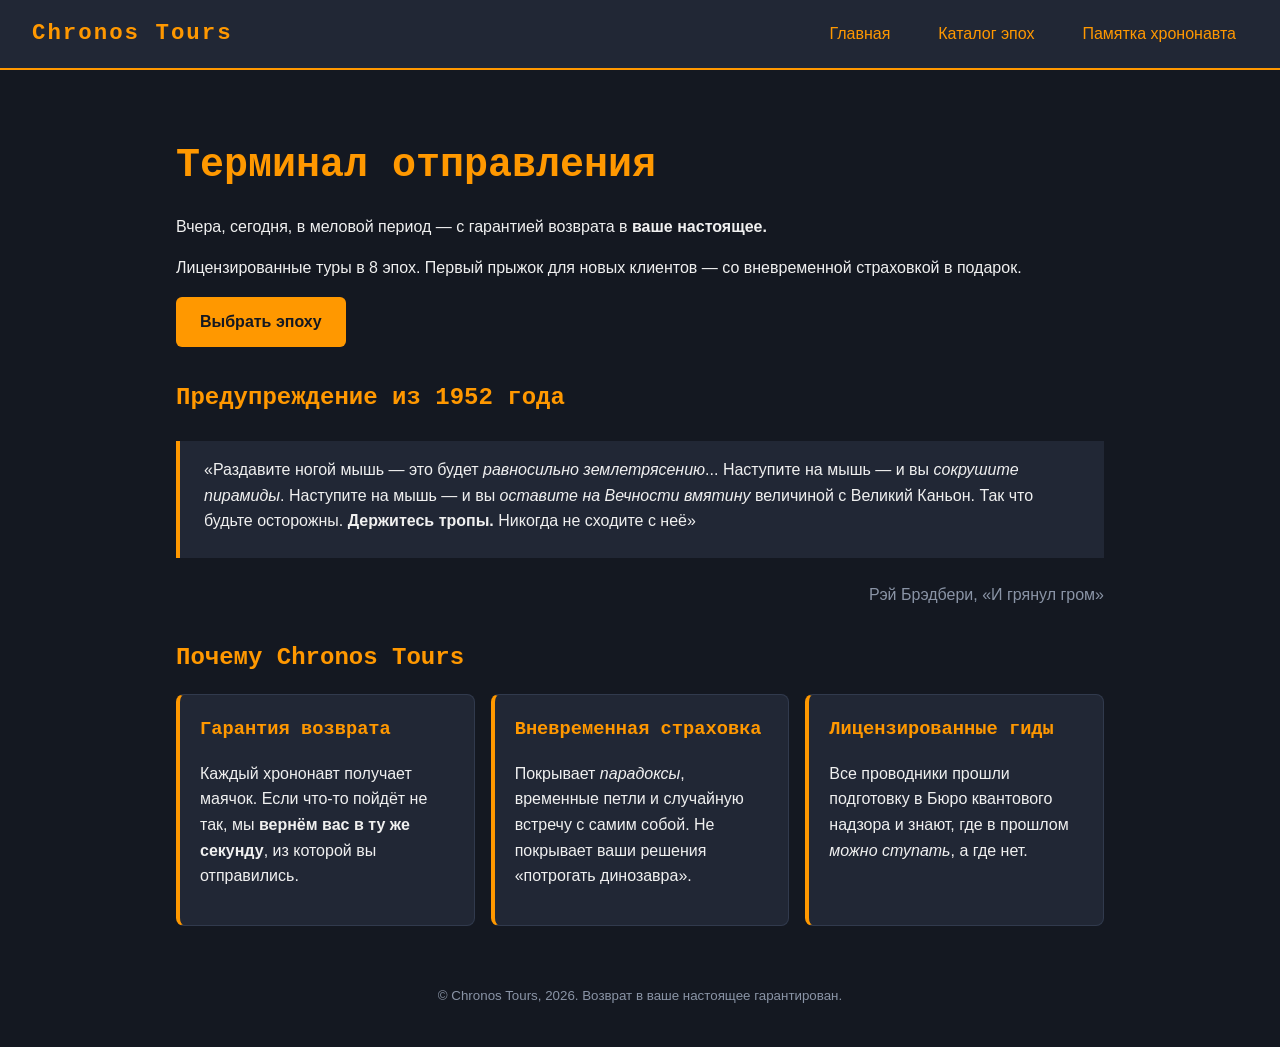
<file: lab2/index.html>
<!DOCTYPE html>
<html lang="ru">

    <head>
        <meta charset="UTF-8">
        <meta name="viewport" content="width=device-width, initial-scale=1.0">
        <title>Chronos Tours — Терминал отправления</title>
        <link rel="stylesheet" href="style.css">
    </head>
    
    <body>  
        <header>
            <a href="index.html">Chronos Tours</a>
            <nav id="timeline-nav">
                <ul>
                    <li><a href="index.html" class="nav-link">Главная</a></li>
                    <li><a href="tours.html" class="nav-link">Каталог эпох</a></li>
                    <li><a href="safety.html" class="nav-link">Памятка хрононавта</a></li>
                </ul>
            </nav>
        </header>
        <main id="main-terminal">
            <section>
                <h1>Терминал отправления</h1>
                <p>Вчера, сегодня, в меловой период — с гарантией возврата в <strong>ваше настоящее.</strong></p>
                <p>Лицензированные туры в 8 эпох. Первый прыжок для новых клиентов — со вневременной страховкой в подарок.</p>
                <a href="tours.html" class="button">Выбрать эпоху</a>
            </section>
            <section>
                <h2>Предупреждение из 1952 года</h2>
                <blockquote>
                    <p>«Раздавите ногой мышь — это будет <em>равносильно землетрясению</em>... Наступите на мышь — и вы <em>сокрушите пирамиды</em>. Наступите на мышь — и вы <em>оставите на Вечности вмятину</em> величиной с Великий Каньон. Так что будьте осторожны. <strong>Держитесь тропы.</strong> Никогда не сходите с неё»</p>
                </blockquote>
                <cite>Рэй Брэдбери, «И грянул гром»</cite>
            </section>
            <section>
                <h2>Почему Chronos Tours</h2>
                <div class="cards">
                    <div class="card">
                        <h3>Гарантия возврата</h3>
                        <p>Каждый хрононавт получает маячок. Если что-то пойдёт не так, мы <strong>вернём вас в ту же секунду</strong>, из которой вы отправились.</p>
                    </div>
                    <div class="card">
                        <h3>Вневременная страховка</h3>
                        <p>Покрывает <em>парадоксы</em>, временные петли и случайную встречу с самим собой. Не покрывает ваши решения «потрогать динозавра».</p>
                    </div>
                    <div class="card">
                        <h3>Лицензированные гиды</h3>
                        <p>Все проводники прошли подготовку в Бюро квантового надзора и знают, где в прошлом <em>можно ступать</em>, а где нет.</p>
                    </div>
                </div>
            </section>
        </main>
        <footer>
            <p><small>© Chronos Tours, 2026. Возврат в ваше настоящее гарантирован.</small></p>
        </footer>
    </body>

</html>
</file>
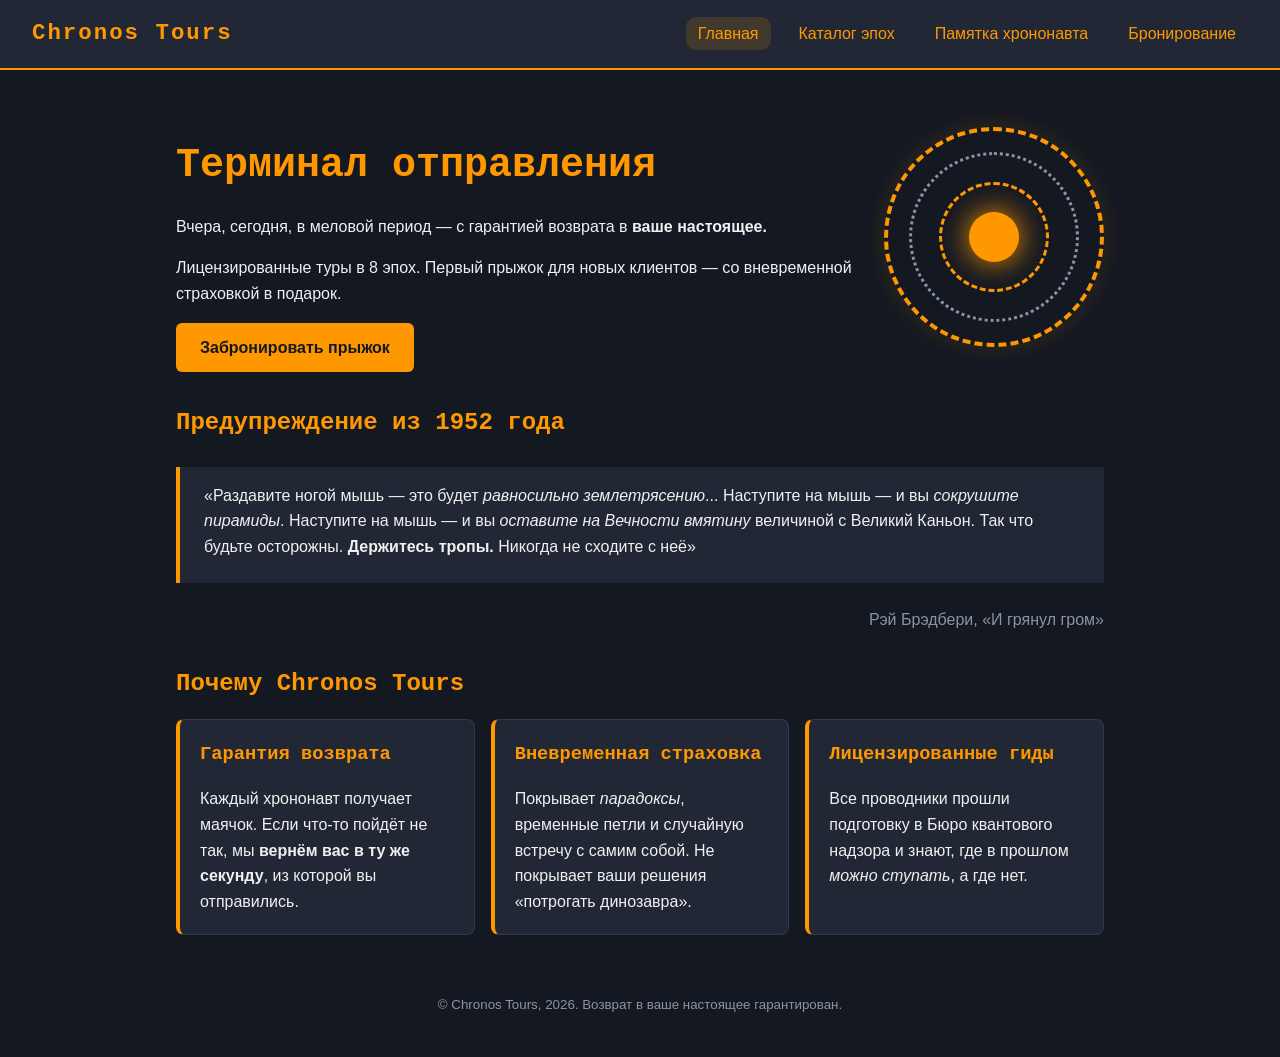
<file: lab4/index.html>
<!DOCTYPE html>
<html lang="ru">

    <head>
        <meta charset="UTF-8">
        <meta name="viewport" content="width=device-width, initial-scale=1.0">
        <title>Chronos Tours — Терминал отправления</title>
        <link rel="stylesheet" href="style.css">
    </head>

    <body>
        <header class="header">
            <a href="index.html" class="header__logo">Chronos Tours</a>
            <nav class="nav">
                <ul class="nav__list">
                    <li><a href="index.html" class="nav__link nav__link--active">Главная</a></li>
                    <li><a href="tours.html" class="nav__link">Каталог эпох</a></li>
                    <li><a href="safety.html" class="nav__link">Памятка хрононавта</a></li>
                    <li><a href="booking.html" class="nav__link">Бронирование</a></li>
                </ul>
            </nav>
        </header>
        <main class="main">
            <section class="hero">
                <div class="hero__content">
                    <h1>Терминал отправления</h1>
                    <p>Вчера, сегодня, в меловой период — с гарантией возврата в <strong>ваше настоящее.</strong></p>
                    <p>Лицензированные туры в 8 эпох. Первый прыжок для новых клиентов — со вневременной страховкой в подарок.</p>
                    <a href="booking.html" class="button">Забронировать прыжок</a>
                </div>
                <div class="portal">
                    <div class="portal__ring portal__ring--outer"></div>
                    <div class="portal__ring portal__ring--middle"></div>
                    <div class="portal__ring portal__ring--inner"></div>
                    <div class="portal__core"></div>
                </div>
            </section>
            <section>
                <h2>Предупреждение из 1952 года</h2>
                <blockquote class="quote">
                    <p class="quote__text">«Раздавите ногой мышь — это будет <em>равносильно землетрясению</em>... Наступите на мышь — и вы <em>сокрушите пирамиды</em>. Наступите на мышь — и вы <em>оставите на Вечности вмятину</em> величиной с Великий Каньон. Так что будьте осторожны. <strong>Держитесь тропы.</strong> Никогда не сходите с неё»</p>
                </blockquote>
                <cite class="quote__author">Рэй Брэдбери, «И грянул гром»</cite>
            </section>
            <section>
                <h2>Почему Chronos Tours</h2>
                <div class="cards">
                    <div class="card">
                        <h3 class="card__title">Гарантия возврата</h3>
                        <p class="card__text">Каждый хрононавт получает маячок. Если что-то пойдёт не так, мы <strong>вернём вас в ту же секунду</strong>, из которой вы отправились.</p>
                    </div>
                    <div class="card">
                        <h3 class="card__title">Вневременная страховка</h3>
                        <p class="card__text">Покрывает <em>парадоксы</em>, временные петли и случайную встречу с самим собой. Не покрывает ваши решения «потрогать динозавра».</p>
                    </div>
                    <div class="card">
                        <h3 class="card__title">Лицензированные гиды</h3>
                        <p class="card__text">Все проводники прошли подготовку в Бюро квантового надзора и знают, где в прошлом <em>можно ступать</em>, а где нет.</p>
                    </div>
                </div>
            </section>
        </main>
        <footer class="footer">
            <p><small>© Chronos Tours, 2026. Возврат в ваше настоящее гарантирован.</small></p>
        </footer>
    </body>

</html>
</file>
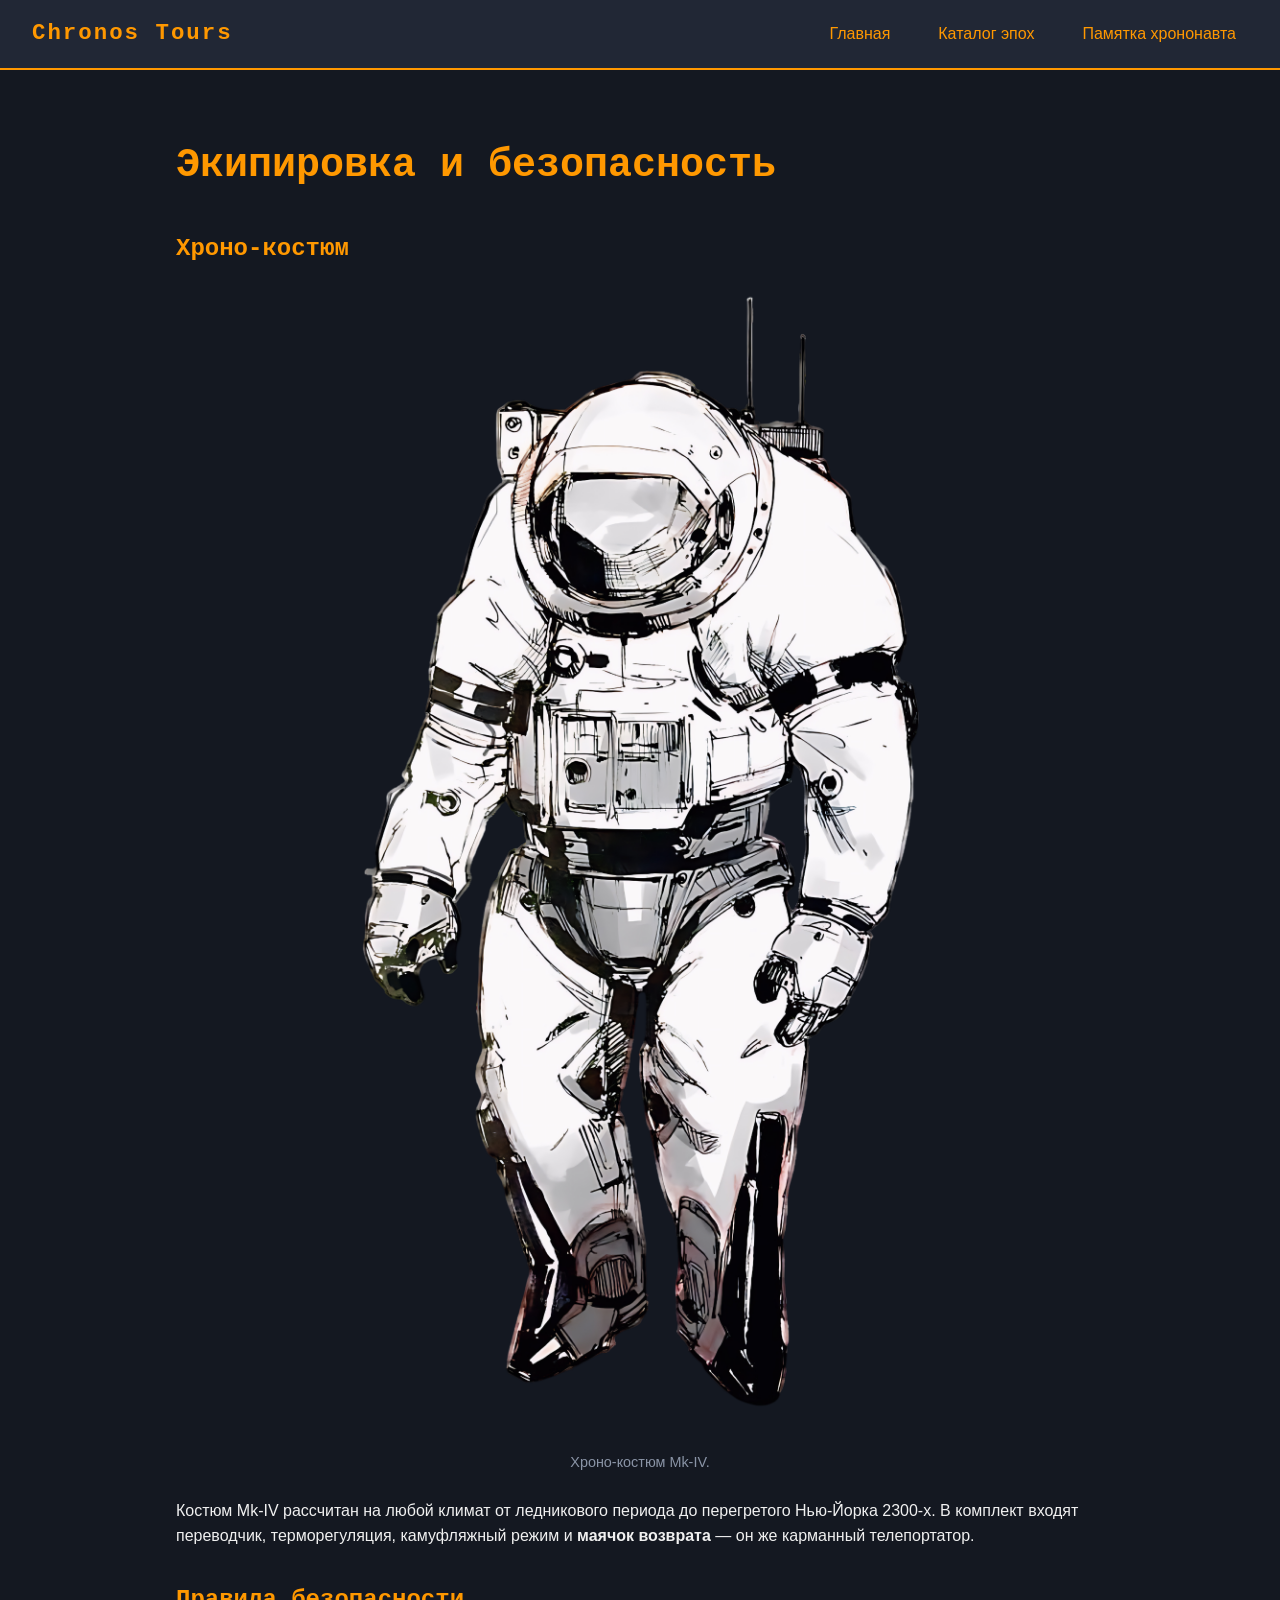
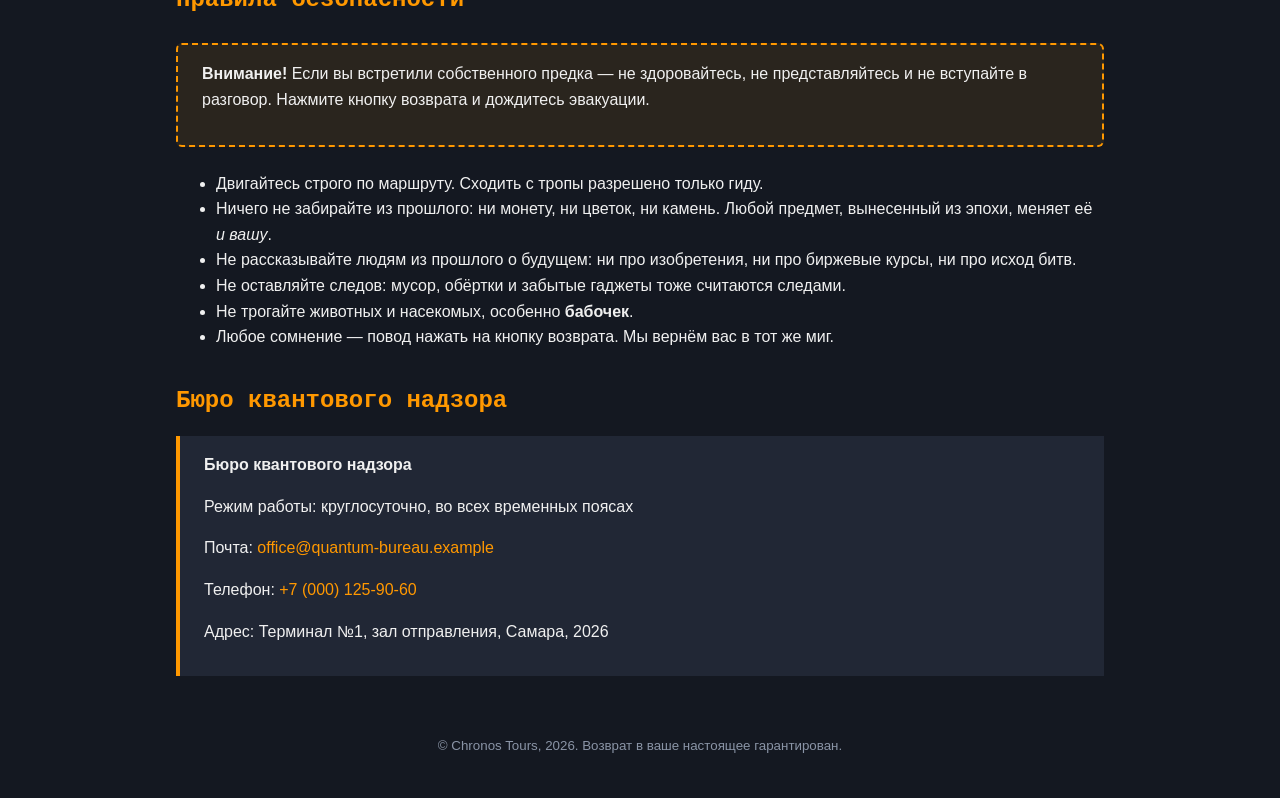
<file: lab2/safety.html>
<!DOCTYPE html>
<html lang="ru">

    <head>
        <meta charset="UTF-8">
        <meta name="viewport" content="width=device-width, initial-scale=1.0">
        <title>Chronos Tours — Экипировка и безопасность</title>
        <link rel="stylesheet" href="style.css">
    </head>
    
    <body>  
        <header>
            <a href="index.html">Chronos Tours</a>
            <nav id="timeline-nav">
                <ul>
                    <li><a href="index.html" class="nav-link">Главная</a></li>
                    <li><a href="tours.html" class="nav-link">Каталог эпох</a></li>
                    <li><a href="safety.html" class="nav-link">Памятка хрононавта</a></li>
                </ul>
            </nav>
        </header>
        <main id="main-terminal">
            <h1>Экипировка и безопасность</h1>
            <section>
                <h2>Хроно-костюм</h2>
                <figure>
                    <img src="resources/images/suit.png" alt="Концепт хроно-костюма с нагрудным телепортатором">
                    <figcaption>Хроно-костюм Mk-IV.</figcaption>
                </figure>
                <p>Костюм Mk-IV рассчитан на любой климат от ледникового периода до перегретого Нью-Йорка 2300-х. В комплект входят переводчик, терморегуляция, камуфляжный режим и <strong>маячок возврата</strong> — он же карманный телепортатор.</p>
            </section>
            <section>
                <h2>Правила безопасности</h2>
                <div class="warning-box">
                    <p><strong>Внимание!</strong> Если вы встретили собственного предка — не здоровайтесь, не представляйтесь и не вступайте в разговор. Нажмите кнопку возврата и дождитесь эвакуации.</p>
                </div>
                <ul>
                    <li>Двигайтесь строго по маршруту. Сходить с тропы разрешено только гиду.</li>
                    <li>Ничего не забирайте из прошлого: ни монету, ни цветок, ни камень. Любой предмет, вынесенный из эпохи, меняет её <em>и вашу</em>.</li>
                    <li>Не рассказывайте людям из прошлого о будущем: ни про изобретения, ни про биржевые курсы, ни про исход битв.</li>
                    <li>Не оставляйте следов: мусор, обёртки и забытые гаджеты тоже считаются следами.</li>
                    <li>Не трогайте животных и насекомых, особенно <strong>бабочек</strong>.</li>
                    <li>Любое сомнение — повод нажать на кнопку возврата. Мы вернём вас в тот же миг.</li>
                </ul>
            </section>
            <section>
                <h2>Бюро квантового надзора</h2>
                <address>
                    <p><strong>Бюро квантового надзора</strong></p>
                    <p>Режим работы: круглосуточно, во всех временных поясах</p>
                    <p>Почта: <a href="mailto:office@qbureau.example">office@quantum-bureau.example</a></p>
                    <p>Телефон: <a href="tel:+70001259060">+7 (000) 125-90-60</a></p>
                    <p>Адрес: Терминал №1, зал отправления, Самара, 2026</p>
                </address>
            </section>
        </main>
        <footer>
            <p><small>© Chronos Tours, 2026. Возврат в ваше настоящее гарантирован.</small></p>
        </footer>
    </body>

</html>
</file>
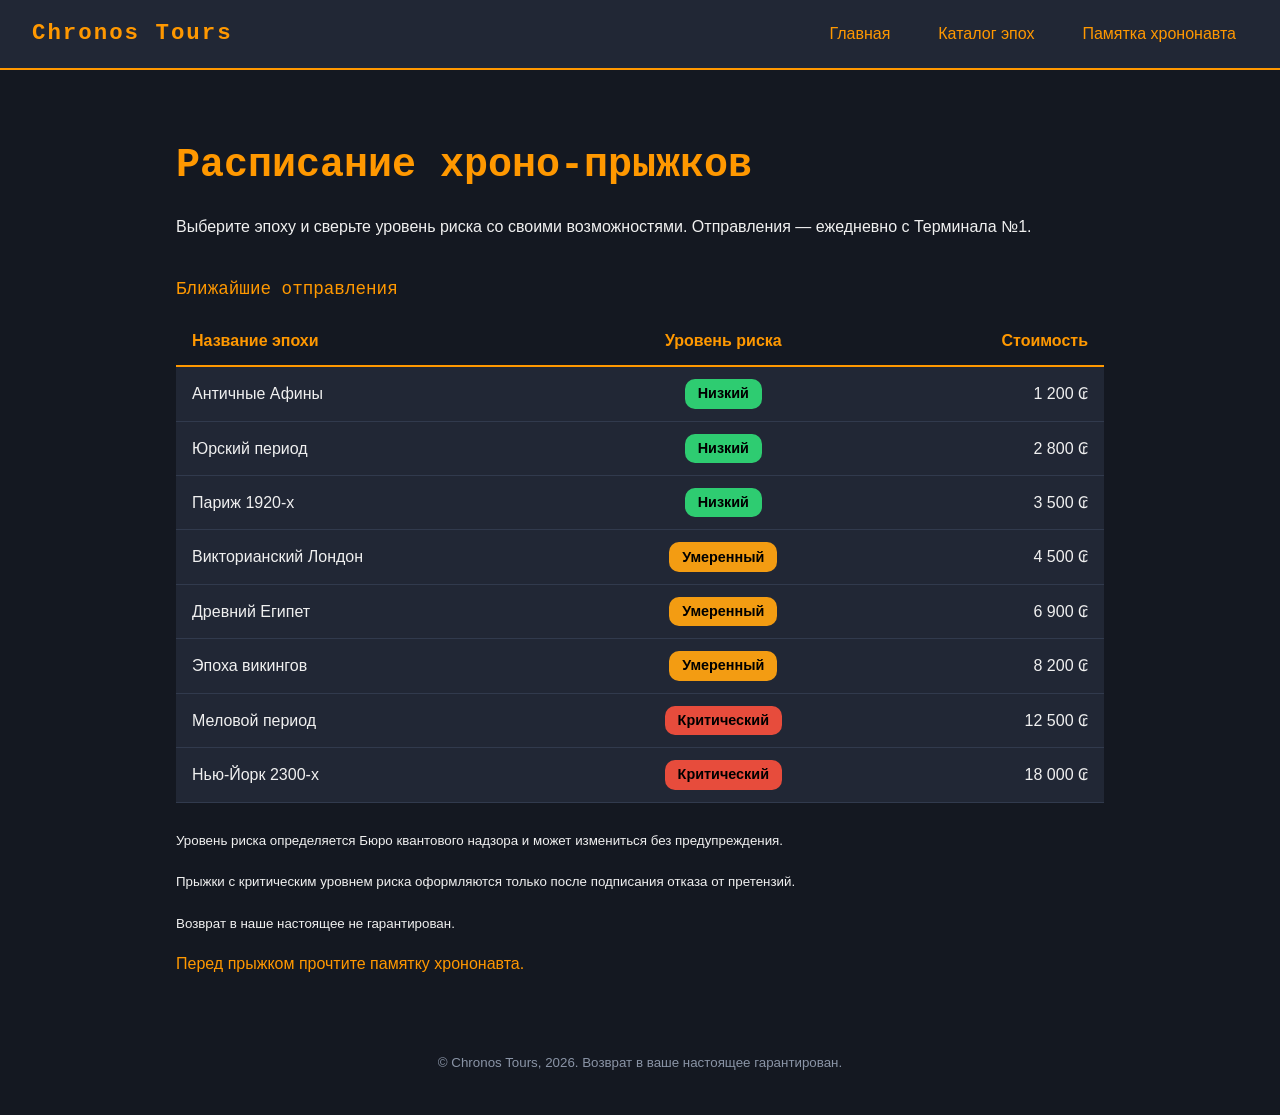
<file: lab2/tours.html>
<!DOCTYPE html>
<html lang="ru">

    <head>
        <meta charset="UTF-8">
        <meta name="viewport" content="width=device-width, initial-scale=1.0">
        <title>Chronos Tours — Расписание хроно-прыжков</title>
        <link rel="stylesheet" href="style.css">
    </head>
    
    <body>  
        <header>
            <a href="index.html">Chronos Tours</a>
            <nav id="timeline-nav">
                <ul>
                    <li><a href="index.html" class="nav-link">Главная</a></li>
                    <li><a href="tours.html" class="nav-link">Каталог эпох</a></li>
                    <li><a href="safety.html" class="nav-link">Памятка хрононавта</a></li>
                </ul>
            </nav>
        </header>
        <main id="main-terminal">
            <h1>Расписание хроно-прыжков</h1>
            <p>Выберите эпоху и сверьте уровень риска со своими возможностями. Отправления — ежедневно с Терминала №1.</p>
            <table class="tour-table">
                <caption>Ближайшие отправления</caption>
                <thead>
                    <tr>
                        <th scope="col" class="col-left">Название эпохи</th>
                        <th scope="col" class="col-center">Уровень риска</th>
                        <th scope="col" class="col-right">Стоимость</th>
                    </tr>
                </thead>
                <tbody>
                    <tr>
                        <td class="col-left">Античные Афины</td>
                        <td class="col-center"><span class="risk-badge risk-low">Низкий</span></td>
                        <td class="col-right">1 200 ₢</td>
                    </tr>
                    <tr>
                        <td class="col-left">Юрский период</td>
                        <td class="col-center"><span class="risk-badge risk-low">Низкий</span></td>
                        <td class="col-right">2 800 ₢</td>
                    </tr>
                    <tr>
                        <td class="col-left">Париж 1920-х</td>
                        <td class="col-center"><span class="risk-badge risk-low">Низкий</span></td>
                        <td class="col-right">3 500 ₢</td>
                    </tr>
                    <tr>
                        <td class="col-left">Викторианский Лондон</td>
                        <td class="col-center"><span class="risk-badge risk-mid">Умеренный</span></td>
                        <td class="col-right">4 500 ₢</td>
                    </tr>
                    <tr>
                        <td class="col-left">Древний Египет</td>
                        <td class="col-center"><span class="risk-badge risk-mid">Умеренный</span></td>
                        <td class="col-right">6 900 ₢</td>
                    </tr>
                    <tr>
                        <td class="col-left">Эпоха викингов</td>
                        <td class="col-center"><span class="risk-badge risk-mid">Умеренный</span></td>
                        <td class="col-right">8 200 ₢</td>
                    </tr>
                    <tr>
                        <td class="col-left">Меловой период</td>
                        <td class="col-center"><span class="risk-badge risk-high">Критический</span></td>
                        <td class="col-right">12 500 ₢</td>
                    </tr>
                    <tr>
                        <td class="col-left">Нью-Йорк 2300-х</td>
                        <td class="col-center"><span class="risk-badge risk-high">Критический</span></td>
                        <td class="col-right">18 000 ₢</td>
                    </tr>
                </tbody>
            </table>
            <p><small>Уровень риска определяется Бюро квантового надзора и может измениться без предупреждения.</small></p>
            <p><small>Прыжки с критическим уровнем риска оформляются только после подписания отказа от претензий.</small></p>
            <p><small>Возврат в наше настоящее не гарантирован.</small></p>
            <p><a href="safety.html">Перед прыжком прочтите памятку хрононавта.</a></p>
        </main>
        <footer>
            <p><small>© Chronos Tours, 2026. Возврат в ваше настоящее гарантирован.</small></p>
        </footer>
    </body>

</html>
</file>
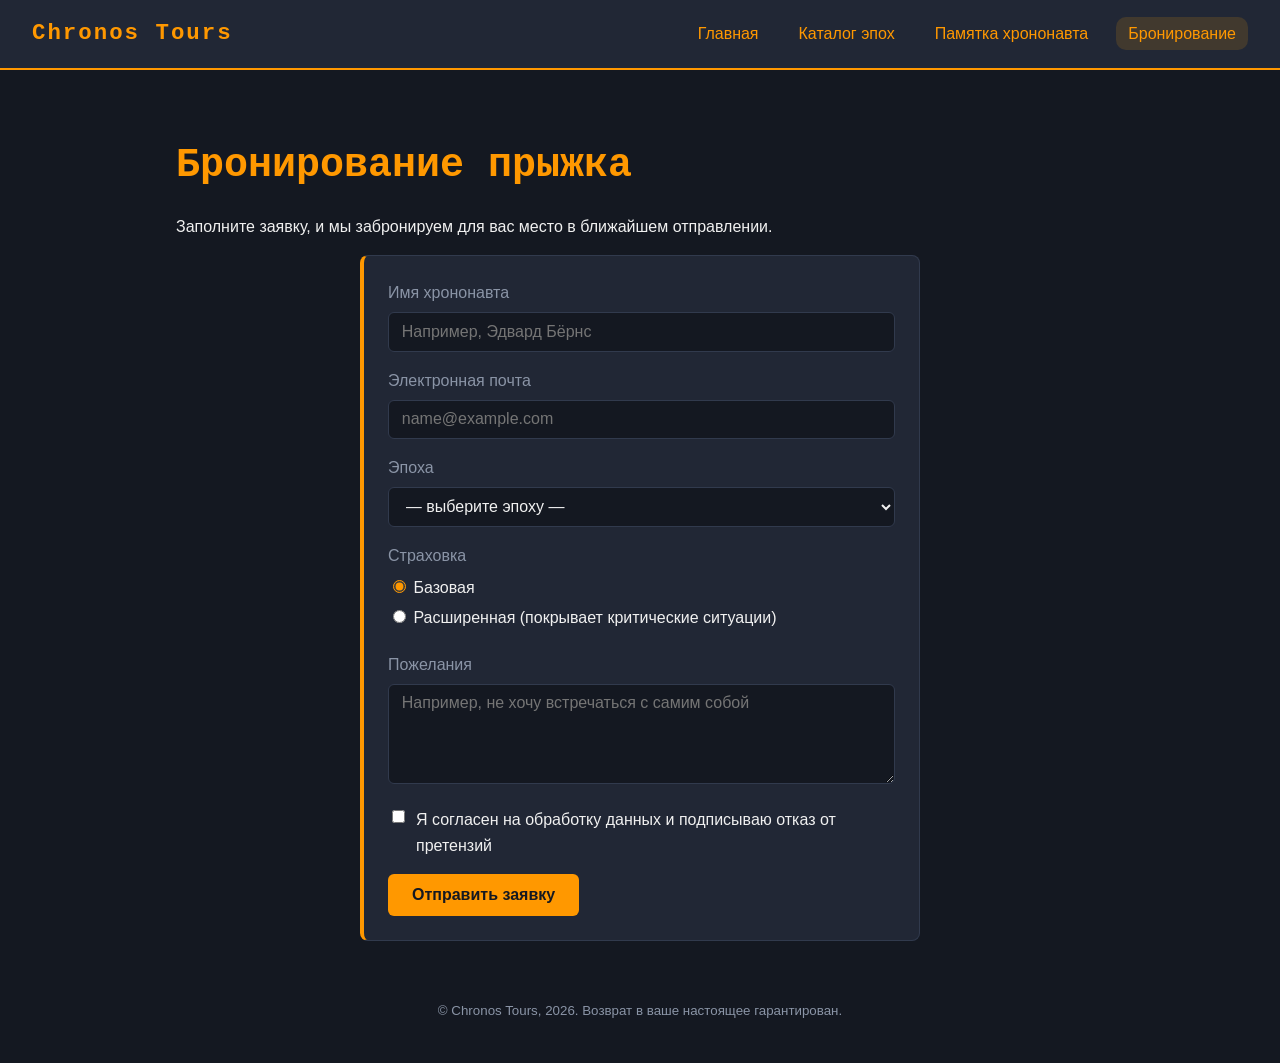
<file: lab4/booking.html>
<!DOCTYPE html>
<html lang="ru">

    <head>
        <meta charset="UTF-8">
        <meta name="viewport" content="width=device-width, initial-scale=1.0">
        <title>Chronos Tours — Бронирование прыжка</title>
        <link rel="stylesheet" href="style.css">
    </head>

    <body>
        <header class="header">
            <a href="index.html" class="header__logo">Chronos Tours</a>
            <nav class="nav">
                <ul class="nav__list">
                    <li><a href="index.html" class="nav__link">Главная</a></li>
                    <li><a href="tours.html" class="nav__link">Каталог эпох</a></li>
                    <li><a href="safety.html" class="nav__link">Памятка хрононавта</a></li>
                    <li><a href="booking.html" class="nav__link nav__link--active">Бронирование</a></li>
                </ul>
            </nav>
        </header>
        <main class="main">
            <h1>Бронирование прыжка</h1>
            <p>Заполните заявку, и мы забронируем для вас место в ближайшем отправлении.</p>
            <form class="form" id="booking-form" action="#" method="post">
                <div class="form__group">
                    <label class="form__label" for="name">Имя хрононавта</label>
                    <input class="form__input" type="text" id="name" name="name" placeholder="Например, Эдвард Бёрнс" required>
                </div>
                <div class="form__group">
                    <label class="form__label" for="email">Электронная почта</label>
                    <input class="form__input" type="email" id="email" name="email" placeholder="name@example.com" required>
                </div>
                <div class="form__group">
                    <label class="form__label" for="epoch">Эпоха</label>
                    <select class="form__input" id="epoch" name="epoch" required>
                        <option value="">— выберите эпоху —</option>
                        <option value="Античные Афины">Античные Афины</option>
                        <option value="Юрский период">Юрский период</option>
                        <option value="Париж 1920-х">Париж 1920-х</option>
                        <option value="Викторианский Лондон">Викторианский Лондон</option>
                        <option value="Древний Египет">Древний Египет</option>
                        <option value="Эпоха викингов">Эпоха викингов</option>
                        <option value="Меловой период">Меловой период</option>
                        <option value="Нью-Йорк 2300-х">Нью-Йорк 2300-х</option>
                    </select>
                </div>
                <fieldset class="form__group">
                    <legend class="form__label">Страховка</legend>
                    <label class="form__option"><input class="form__radio" type="radio" name="insurance" value="Базовая" checked> Базовая</label>
                    <label class="form__option"><input class="form__radio" type="radio" name="insurance" value="Расширенная"> Расширенная (покрывает критические ситуации)</label>
                </fieldset>
                <div class="form__group">
                    <label class="form__label" for="comment">Пожелания</label>
                    <textarea class="form__input form__input--textarea" id="comment" name="comment" placeholder="Например, не хочу встречаться с самим собой"></textarea>
                </div>
                <div class="form__group">
                    <label class="form__checkbox-label">
                        <input class="form__checkbox" type="checkbox" id="agree" name="agree" required>
                        <span>Я согласен на обработку данных и подписываю отказ от претензий</span>
                    </label>
                </div>
                <button class="button" type="submit">Отправить заявку</button>
                <p class="form__message form__message--hidden" id="form-message">Заявка отправлена!</p>
            </form>
        </main>
        <footer class="footer">
            <p><small>© Chronos Tours, 2026. Возврат в ваше настоящее гарантирован.</small></p>
        </footer>
        <script src="script.js"></script>
    </body>

</html>
</file>
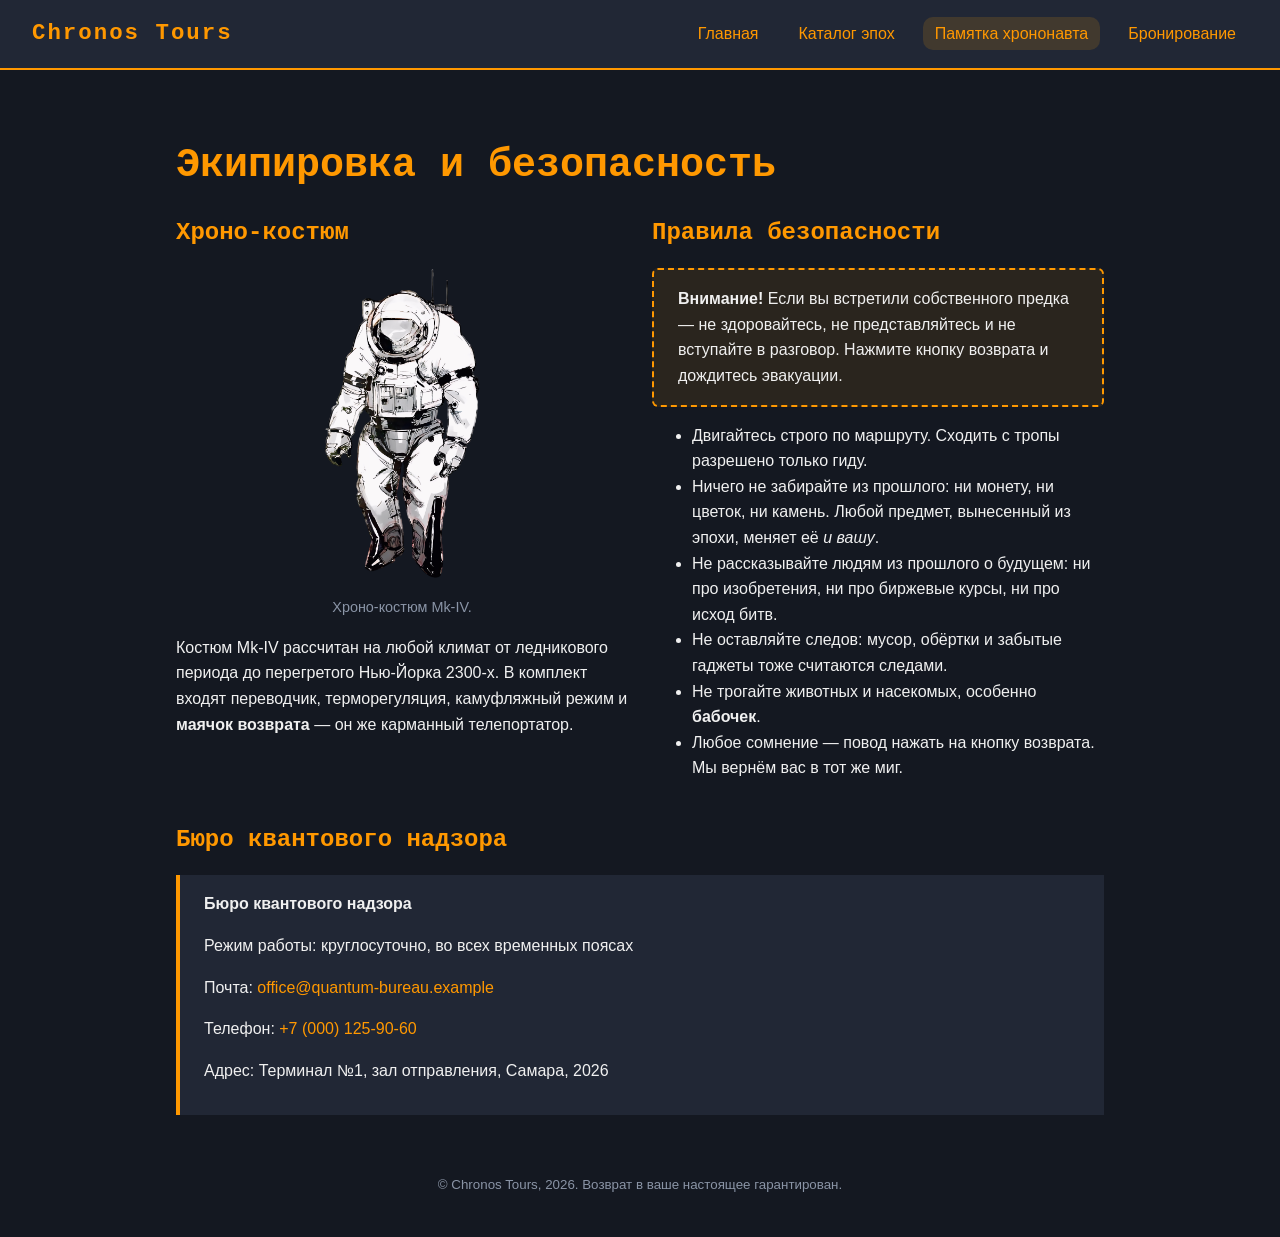
<file: lab4/safety.html>
<!DOCTYPE html>
<html lang="ru">

    <head>
        <meta charset="UTF-8">
        <meta name="viewport" content="width=device-width, initial-scale=1.0">
        <title>Chronos Tours — Экипировка и безопасность</title>
        <link rel="stylesheet" href="style.css">
    </head>

    <body>
        <header class="header">
            <a href="index.html" class="header__logo">Chronos Tours</a>
            <nav class="nav">
                <ul class="nav__list">
                    <li><a href="index.html" class="nav__link">Главная</a></li>
                    <li><a href="tours.html" class="nav__link">Каталог эпох</a></li>
                    <li><a href="safety.html" class="nav__link nav__link--active">Памятка хрононавта</a></li>
                    <li><a href="booking.html" class="nav__link">Бронирование</a></li>
                </ul>
            </nav>
        </header>
        <main class="main">
            <h1>Экипировка и безопасность</h1>
            <div class="safety">
                <section class="safety__suit">
                    <h2 class="safety__title">Хроно-костюм</h2>
                    <figure class="figure">
                        <img class="figure__image" src="resources/images/suit.png" alt="Концепт хроно-костюма с нагрудным телепортатором">
                        <figcaption class="figure__caption">Хроно-костюм Mk-IV.</figcaption>
                    </figure>
                    <p>Костюм Mk-IV рассчитан на любой климат от ледникового периода до перегретого Нью-Йорка 2300-х. В комплект входят переводчик, терморегуляция, камуфляжный режим и <strong>маячок возврата</strong> — он же карманный телепортатор.</p>
                </section>
                <section class="safety__rules">
                    <h2 class="safety__title">Правила безопасности</h2>
                    <div class="warning">
                        <p class="warning__text"><strong>Внимание!</strong> Если вы встретили собственного предка — не здоровайтесь, не представляйтесь и не вступайте в разговор. Нажмите кнопку возврата и дождитесь эвакуации.</p>
                    </div>
                    <ul>
                        <li>Двигайтесь строго по маршруту. Сходить с тропы разрешено только гиду.</li>
                        <li>Ничего не забирайте из прошлого: ни монету, ни цветок, ни камень. Любой предмет, вынесенный из эпохи, меняет её <em>и вашу</em>.</li>
                        <li>Не рассказывайте людям из прошлого о будущем: ни про изобретения, ни про биржевые курсы, ни про исход битв.</li>
                        <li>Не оставляйте следов: мусор, обёртки и забытые гаджеты тоже считаются следами.</li>
                        <li>Не трогайте животных и насекомых, особенно <strong>бабочек</strong>.</li>
                        <li>Любое сомнение — повод нажать на кнопку возврата. Мы вернём вас в тот же миг.</li>
                    </ul>
                </section>
                <section class="safety__contacts">
                    <h2 class="safety__title">Бюро квантового надзора</h2>
                    <address class="contacts">
                        <p><strong>Бюро квантового надзора</strong></p>
                        <p>Режим работы: круглосуточно, во всех временных поясах</p>
                        <p>Почта: <a href="mailto:office@qbureau.example">office@quantum-bureau.example</a></p>
                        <p>Телефон: <a href="tel:+70001259060">+7 (000) 125-90-60</a></p>
                        <p>Адрес: Терминал №1, зал отправления, Самара, 2026</p>
                    </address>
                </section>
            </div>
        </main>
        <footer class="footer">
            <p><small>© Chronos Tours, 2026. Возврат в ваше настоящее гарантирован.</small></p>
        </footer>
    </body>

</html>
</file>
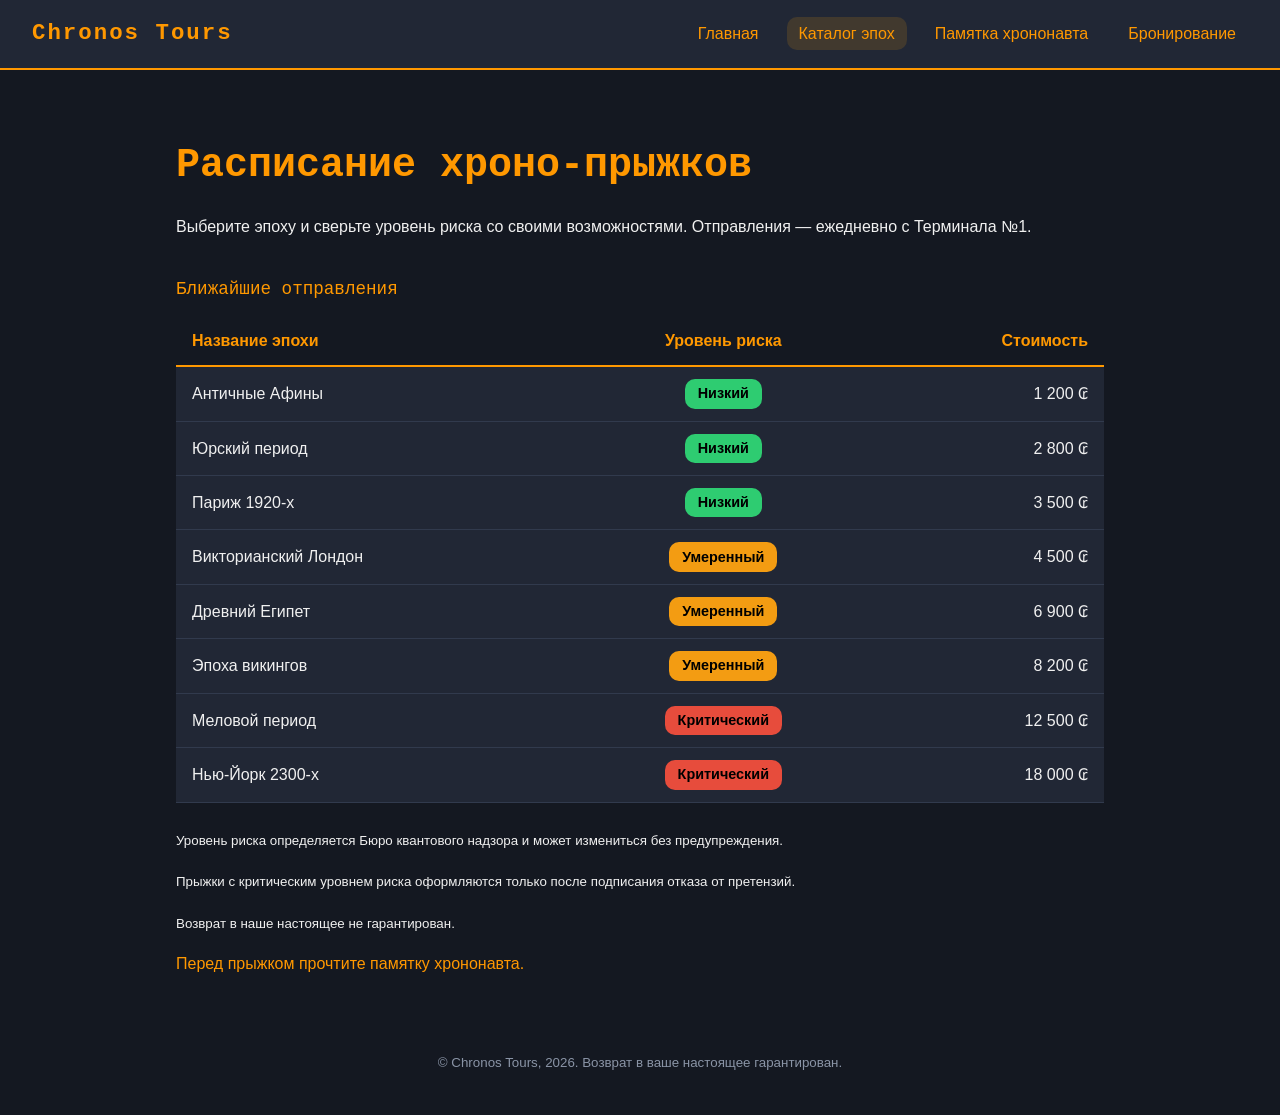
<file: lab4/tours.html>
<!DOCTYPE html>
<html lang="ru">

    <head>
        <meta charset="UTF-8">
        <meta name="viewport" content="width=device-width, initial-scale=1.0">
        <title>Chronos Tours — Расписание хроно-прыжков</title>
        <link rel="stylesheet" href="style.css">
    </head>

    <body>
        <header class="header">
            <a href="index.html" class="header__logo">Chronos Tours</a>
            <nav class="nav">
                <ul class="nav__list">
                    <li><a href="index.html" class="nav__link">Главная</a></li>
                    <li><a href="tours.html" class="nav__link nav__link--active">Каталог эпох</a></li>
                    <li><a href="safety.html" class="nav__link">Памятка хрононавта</a></li>
                    <li><a href="booking.html" class="nav__link">Бронирование</a></li>
                </ul>
            </nav>
        </header>
        <main class="main">
            <h1>Расписание хроно-прыжков</h1>
            <p>Выберите эпоху и сверьте уровень риска со своими возможностями. Отправления — ежедневно с Терминала №1.</p>
            <table class="tour-table">
                <caption class="tour-table__caption">Ближайшие отправления</caption>
                <thead>
                    <tr>
                        <th scope="col" class="tour-table__cell tour-table__cell--head tour-table__cell--left">Название эпохи</th>
                        <th scope="col" class="tour-table__cell tour-table__cell--head tour-table__cell--center">Уровень риска</th>
                        <th scope="col" class="tour-table__cell tour-table__cell--head tour-table__cell--right">Стоимость</th>
                    </tr>
                </thead>
                <tbody>
                    <tr class="tour-table__row">
                        <td class="tour-table__cell tour-table__cell--left">Античные Афины</td>
                        <td class="tour-table__cell tour-table__cell--center"><span class="badge badge--low">Низкий</span></td>
                        <td class="tour-table__cell tour-table__cell--right">1 200 ₢</td>
                    </tr>
                    <tr class="tour-table__row">
                        <td class="tour-table__cell tour-table__cell--left">Юрский период</td>
                        <td class="tour-table__cell tour-table__cell--center"><span class="badge badge--low">Низкий</span></td>
                        <td class="tour-table__cell tour-table__cell--right">2 800 ₢</td>
                    </tr>
                    <tr class="tour-table__row">
                        <td class="tour-table__cell tour-table__cell--left">Париж 1920-х</td>
                        <td class="tour-table__cell tour-table__cell--center"><span class="badge badge--low">Низкий</span></td>
                        <td class="tour-table__cell tour-table__cell--right">3 500 ₢</td>
                    </tr>
                    <tr class="tour-table__row">
                        <td class="tour-table__cell tour-table__cell--left">Викторианский Лондон</td>
                        <td class="tour-table__cell tour-table__cell--center"><span class="badge badge--mid">Умеренный</span></td>
                        <td class="tour-table__cell tour-table__cell--right">4 500 ₢</td>
                    </tr>
                    <tr class="tour-table__row">
                        <td class="tour-table__cell tour-table__cell--left">Древний Египет</td>
                        <td class="tour-table__cell tour-table__cell--center"><span class="badge badge--mid">Умеренный</span></td>
                        <td class="tour-table__cell tour-table__cell--right">6 900 ₢</td>
                    </tr>
                    <tr class="tour-table__row">
                        <td class="tour-table__cell tour-table__cell--left">Эпоха викингов</td>
                        <td class="tour-table__cell tour-table__cell--center"><span class="badge badge--mid">Умеренный</span></td>
                        <td class="tour-table__cell tour-table__cell--right">8 200 ₢</td>
                    </tr>
                    <tr class="tour-table__row">
                        <td class="tour-table__cell tour-table__cell--left">Меловой период</td>
                        <td class="tour-table__cell tour-table__cell--center"><span class="badge badge--high">Критический</span></td>
                        <td class="tour-table__cell tour-table__cell--right">12 500 ₢</td>
                    </tr>
                    <tr class="tour-table__row">
                        <td class="tour-table__cell tour-table__cell--left">Нью-Йорк 2300-х</td>
                        <td class="tour-table__cell tour-table__cell--center"><span class="badge badge--high">Критический</span></td>
                        <td class="tour-table__cell tour-table__cell--right">18 000 ₢</td>
                    </tr>
                </tbody>
            </table>
            <p><small>Уровень риска определяется Бюро квантового надзора и может измениться без предупреждения.</small></p>
            <p><small>Прыжки с критическим уровнем риска оформляются только после подписания отказа от претензий.</small></p>
            <p><small>Возврат в наше настоящее не гарантирован.</small></p>
            <p><a href="safety.html">Перед прыжком прочтите памятку хрононавта.</a></p>
        </main>
        <footer class="footer">
            <p><small>© Chronos Tours, 2026. Возврат в ваше настоящее гарантирован.</small></p>
        </footer>
    </body>

</html>
</file>
<file: lab2/style.css>
* {
    box-sizing: border-box;
}

body {
    margin: 0;
    background-color: #141821;

    color: #f0f0f0;
    font-family: "Segoe UI", Arial, sans-serif;
    line-height: 1.6;
}

h1, h2, h3 {
    margin-top: 2rem;
    margin-bottom: 1rem;

    color: #ff9800;
    font-family: "Courier New", monospace;
}

h1 {
    font-size: 2.5rem;
}

p {
    margin-top: 0;
    margin-bottom: 1rem;
}

a {
    color: #ff9800;
    text-decoration: none;
}

main {
    max-width: 960px;
    margin: 0 auto;
    padding: 2rem 1rem;
}

/*картинка*/
img {
    max-width: 80%;
    height: auto;
}

figure {
    margin: 1.5rem 0;
    text-align: center;
}

figcaption {
    color: #8a94a6;
    font-size: 0.9rem;
}
/*/картинка*/

footer {
    padding: 1.5rem;
    text-align: center;
    color: #8a94a6;
}

/*топ*/
header {
    display: flex;
    justify-content: space-between;
    align-items: center;
    padding: 1rem 2rem;
    background-color: #212735;
    border-bottom: 2px solid #ff9800;
}

header > a {
    font-family: "Courier New", monospace;
    font-size: 1.4rem;
    font-weight: bold;
    letter-spacing: 2px;
}

#timeline-nav ul {
    display: flex;
    gap: 1.5rem;
    margin: 0;
    padding: 0;
    list-style: none;
}

.nav-link {
    padding: 0.5rem 0.75rem;
    border-radius: 10px;
}

.nav-link:hover {
    transition: 0.3s;
    background-color: rgba(245, 158, 11, 0.15);
    text-shadow: 0 0 8px #ff9800;
}
/*/топ*/

.button {
    display: inline-block;
    padding: 0.75rem 1.5rem;
    background-color: #ff9800;
    color: #141821;
    font-weight: bold;
    border-radius: 6px;
}

/*карточки*/
.cards {
    display: flex;
    flex-wrap: wrap;
    gap: 1rem;
}

.card {
    flex: 1 1 250px;
    padding: 1.25rem;
    background-color: #212735;
    border: 1px solid #313a4d;
    border-left: 4px solid #ff9800;
    border-radius: 8px;
}

.card h3 {
    margin-top: 0;
}
/*/карточки*/

blockquote {
    margin: 1.5rem 0;
    padding: 1rem 1.5rem;
    background-color: #212735;
    border-left: 4px solid #ff9800;
}

blockquote p {
    margin-bottom: 0.5rem;
}

cite {
    display: block;
    margin-top: 1rem;
    color: #8a94a6;
    font-style: normal;
    text-align: right;
}

#main-terminal {
    min-height: 60vh;
}

/*таблица*/
.tour-table {
    width: 100%;
    margin: 1.5rem 0;
    border-collapse: collapse;
    background-color: #212735;
}

.tour-table caption {
    padding: 0.75rem 0;
    color: #ff9800;
    font-family: "Courier New", monospace;
    font-size: 1.1rem;
    text-align: left;
}

.tour-table th {
    padding: 0.75rem 1rem;
    background-color: #141821;
    color: #ff9800;
    border-bottom: 2px solid #ff9800;
}

.tour-table td {
    padding: 0.75rem 1rem;
    border-bottom: 1px solid #313a4d;
}

.tour-table tbody tr:hover {
    background-color: rgba(245, 158, 11, 0.1);
}

.col-left {
    text-align: left;
}

.col-center {
    text-align: center;
}

.col-right {
    text-align: right;
}
/*/таблица*/

.risk-badge {
    display: inline-block;
    padding: 0.2rem 0.8rem;
    border-radius: 10px;
    color: #000000;
    font-size: 0.9rem;
    font-weight: bold;
}

.risk-low {
    background-color: #2ecc71;
}

.risk-mid {
    background-color: #f39c12;
}

.risk-high {
    background-color: #e74c3c;
}

.warning-box {
    margin: 1.5rem 0;
    padding: 1rem 1.5rem;
    background-color: rgba(245, 158, 11, 0.1);
    border: 2px dashed #ff9800;
    border-radius: 6px;
}

address {
    padding: 1rem 1.5rem;
    background-color: #212735;
    border-left: 4px solid #ff9800;
    font-style: normal;
}
</file>
<file: lab4/style.css>
/* ===== Переменные (все цвета сайта задаются только здесь) ===== */
:root {
    --color-bg: #141821;
    --color-surface: #212735;
    --color-border: #313a4d;
    --color-accent: #ff9800;
    --color-accent-soft: rgba(245, 158, 11, 0.15);
    --color-accent-faint: rgba(245, 158, 11, 0.1);
    --color-text: #f0f0f0;
    --color-muted: #8a94a6;
    --color-dark: #000000;
    --color-risk-low: #2ecc71;
    --color-risk-mid: #f39c12;
    --color-risk-high: #e74c3c;
}

/* ===== Общие стили ===== */
* {
    box-sizing: border-box;
}

body {
    margin: 0;
    background-color: var(--color-bg);

    color: var(--color-text);
    font-family: "Segoe UI", Arial, sans-serif;
    line-height: 1.6;
}

h1, h2, h3 {
    margin-top: 2rem;
    margin-bottom: 1rem;

    color: var(--color-accent);
    font-family: "Courier New", monospace;
}

h1 {
    font-size: 2.5rem;
}

p {
    margin-top: 0;
    margin-bottom: 1rem;
}

a {
    color: var(--color-accent);
    text-decoration: none;
}

img {
    max-width: 100%;
    height: auto;
}

/* ===== Блок header (flexbox) ===== */
.header {
    display: flex;
    flex-wrap: wrap;
    justify-content: space-between;
    align-items: center;
    gap: 1rem;
    padding: 1rem 2rem;
    background-color: var(--color-surface);
    border-bottom: 2px solid var(--color-accent);
}

.header__logo {
    font-family: "Courier New", monospace;
    font-size: 1.4rem;
    font-weight: bold;
    letter-spacing: 2px;
}

/* ===== Блок nav ===== */
.nav__list {
    display: flex;
    flex-wrap: wrap;
    gap: 1rem;
    margin: 0;
    padding: 0;
    list-style: none;
}

.nav__link {
    padding: 0.5rem 0.75rem;
    border-radius: 10px;
}

.nav__link:hover {
    transition: 0.3s;
    background-color: var(--color-accent-soft);
    text-shadow: 0 0 8px var(--color-accent);
}

.nav__link--active {
    background-color: var(--color-accent-soft);
}

/* ===== Блок main ===== */
.main {
    max-width: 960px;
    min-height: 60vh;
    margin: 0 auto;
    padding: 2rem 1rem;
    overflow-x: hidden;
}

/* ===== Блок footer ===== */
.footer {
    padding: 1.5rem;
    text-align: center;
    color: var(--color-muted);
}

/* ===== Блок button ===== */
.button {
    display: inline-block;
    padding: 0.75rem 1.5rem;
    background-color: var(--color-accent);
    color: var(--color-bg);
    font-weight: bold;
    border: none;
    border-radius: 6px;
    font-size: 1rem;
    cursor: pointer;
}

.button:hover {
    box-shadow: 0 0 12px var(--color-accent);
}

/* ===== Блок hero (flexbox: текст слева, портал справа) ===== */
.hero {
    display: flex;
    flex-wrap: wrap;
    align-items: center;
    justify-content: space-between;
    gap: 2rem;
}

.hero__content {
    flex: 1 1 300px;
}

/* ===== Блок portal (CSS-анимация) ===== */
.portal {
    position: relative;
    width: 220px;
    height: 220px;
    margin: 0 auto;
}

.portal__ring {
    position: absolute;
    border-radius: 50%;
    animation: portal-spin 8s linear infinite;
}

.portal__ring--outer {
    top: 0;
    left: 0;
    right: 0;
    bottom: 0;
    border: 4px dashed var(--color-accent);
    box-shadow: 0 0 25px var(--color-accent-soft);
}

.portal__ring--middle {
    top: 25px;
    left: 25px;
    right: 25px;
    bottom: 25px;
    border: 3px dotted var(--color-muted);
    animation-direction: reverse;
    animation-duration: 5s;
}

.portal__ring--inner {
    top: 55px;
    left: 55px;
    right: 55px;
    bottom: 55px;
    border: 3px dashed var(--color-accent);
    animation-duration: 3s;
}

.portal__core {
    position: absolute;
    top: 85px;
    left: 85px;
    width: 50px;
    height: 50px;
    border-radius: 50%;
    background-color: var(--color-accent);
    box-shadow: 0 0 30px var(--color-accent);
}

@keyframes portal-spin {
    from {
        transform: rotate(0deg);
    }
    to {
        transform: rotate(360deg);
    }
}

/* ===== Блок cards (flexbox) ===== */
.cards {
    display: flex;
    flex-wrap: wrap;
    gap: 1rem;
}

.card {
    flex: 1 1 250px;
    padding: 1.25rem;
    background-color: var(--color-surface);
    border: 1px solid var(--color-border);
    border-left: 4px solid var(--color-accent);
    border-radius: 8px;
}

.card__title {
    margin-top: 0;
}

.card__text {
    margin-bottom: 0;
}

/* ===== Блок quote ===== */
.quote {
    margin: 1.5rem 0;
    padding: 1rem 1.5rem;
    background-color: var(--color-surface);
    border-left: 4px solid var(--color-accent);
}

.quote__text {
    margin-bottom: 0.5rem;
}

.quote__author {
    display: block;
    margin-top: 1rem;
    color: var(--color-muted);
    font-style: normal;
    text-align: right;
}

/* ===== Блок tour-table ===== */
.tour-table {
    width: 100%;
    margin: 1.5rem 0;
    border-collapse: collapse;
    background-color: var(--color-surface);
}

.tour-table__caption {
    padding: 0.75rem 0;
    color: var(--color-accent);
    font-family: "Courier New", monospace;
    font-size: 1.1rem;
    text-align: left;
}

.tour-table__cell {
    padding: 0.75rem 1rem;
    border-bottom: 1px solid var(--color-border);
}

.tour-table__cell--head {
    background-color: var(--color-bg);
    color: var(--color-accent);
    border-bottom: 2px solid var(--color-accent);
}

.tour-table__cell--left {
    text-align: left;
}

.tour-table__cell--center {
    text-align: center;
}

.tour-table__cell--right {
    text-align: right;
}

.tour-table__row:hover {
    background-color: var(--color-accent-faint);
}

/* ===== Блок badge ===== */
.badge {
    display: inline-block;
    padding: 0.2rem 0.8rem;
    border-radius: 10px;
    color: var(--color-dark);
    font-size: 0.9rem;
    font-weight: bold;
}

.badge--low {
    background-color: var(--color-risk-low);
}

.badge--mid {
    background-color: var(--color-risk-mid);
}

.badge--high {
    background-color: var(--color-risk-high);
}

/* ===== Блок safety (grid) ===== */
.safety {
    display: grid;
    grid-template-columns: 1fr 1fr;
    grid-template-areas:
        "suit rules"
        "contacts contacts";
    gap: 1.5rem;
}

.safety__suit {
    grid-area: suit;
}

.safety__rules {
    grid-area: rules;
}

.safety__contacts {
    grid-area: contacts;
}

.safety__title {
    margin-top: 0;
}

/* ===== Блок figure ===== */
.figure {
    margin: 0 0 1rem;
    text-align: center;
}

.figure__image {
    max-height: 320px;
}

.figure__caption {
    color: var(--color-muted);
    font-size: 0.9rem;
}

/* ===== Блок warning ===== */
.warning {
    margin: 0 0 1rem;
    padding: 1rem 1.5rem;
    background-color: var(--color-accent-faint);
    border: 2px dashed var(--color-accent);
    border-radius: 6px;
}

.warning__text {
    margin-bottom: 0;
}

/* ===== Блок contacts ===== */
.contacts {
    padding: 1rem 1.5rem;
    background-color: var(--color-surface);
    border-left: 4px solid var(--color-accent);
    font-style: normal;
}

/* ===== Блок form (страница бронирования) ===== */
.form {
    max-width: 560px;
    margin: 0 auto;
    padding: 1.5rem;
    background-color: var(--color-surface);
    border: 1px solid var(--color-border);
    border-left: 4px solid var(--color-accent);
    border-radius: 8px;
}

.form__group {
    margin: 0 0 1rem;
    padding: 0;
    border: none;
}

.form__label {
    display: block;
    margin-bottom: 0.4rem;
    padding: 0;
    color: var(--color-muted);
}

.form__input {
    width: 100%;
    padding: 0.6rem 0.8rem;
    background-color: var(--color-bg);
    color: var(--color-text);
    border: 1px solid var(--color-border);
    border-radius: 6px;
    font-family: inherit;
    font-size: 1rem;
}

.form__input:focus {
    outline: none;
    border-color: var(--color-accent);
    box-shadow: 0 0 6px var(--color-accent);
}

.form__input--textarea {
    min-height: 100px;
    resize: vertical;
}

.form__option {
    display: block;
    margin-bottom: 0.3rem;
}

.form__radio,
.form__checkbox {
    accent-color: var(--color-accent);
}

.form__checkbox-label {
    display: flex;
    align-items: flex-start;
    gap: 0.5rem;
}

.form__message {
    margin: 1rem 0 0;
    color: var(--color-risk-low);
    font-weight: bold;
}

.form__message--hidden {
    display: none;
}

/* ===== Адаптив ===== */
@media (max-width: 700px) {
    .safety {
        grid-template-columns: 1fr;
        grid-template-areas:
            "suit"
            "rules"
            "contacts";
    }

    h1 {
        font-size: 2rem;
    }
}
</file>
